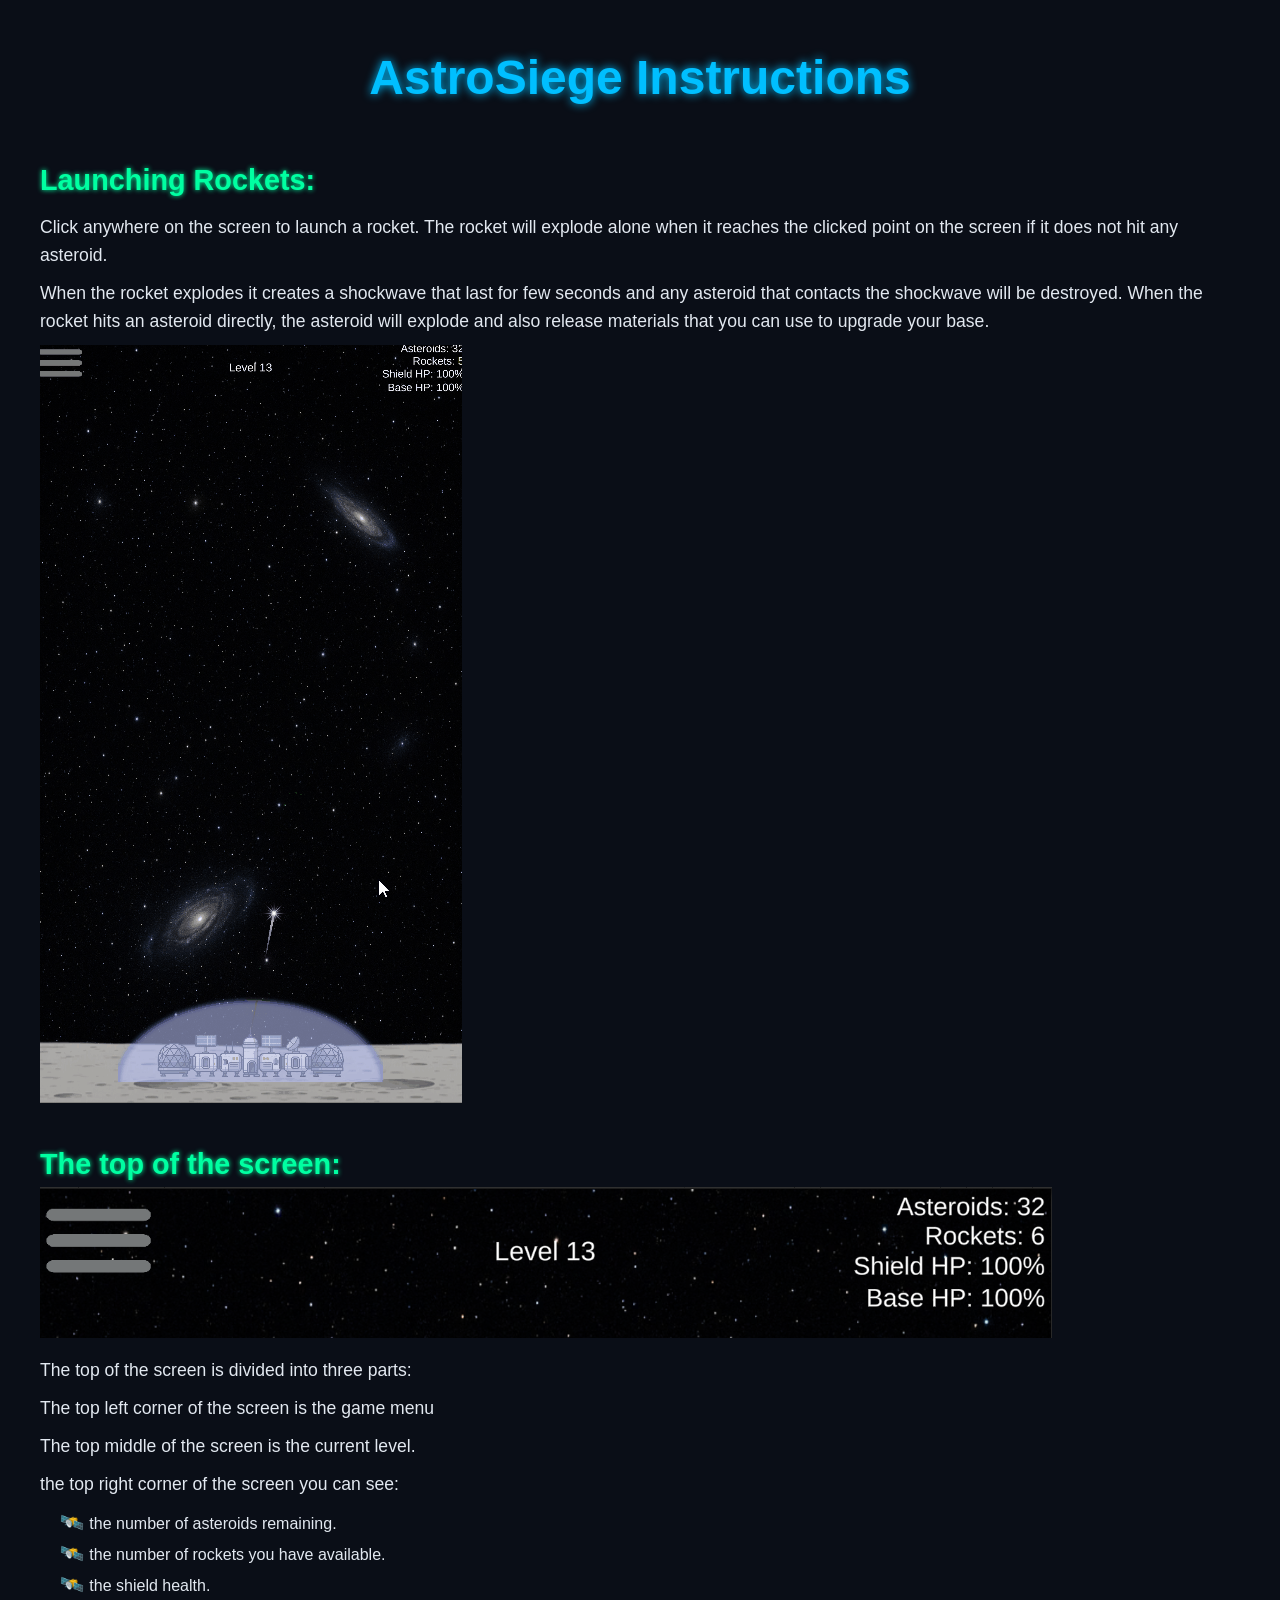
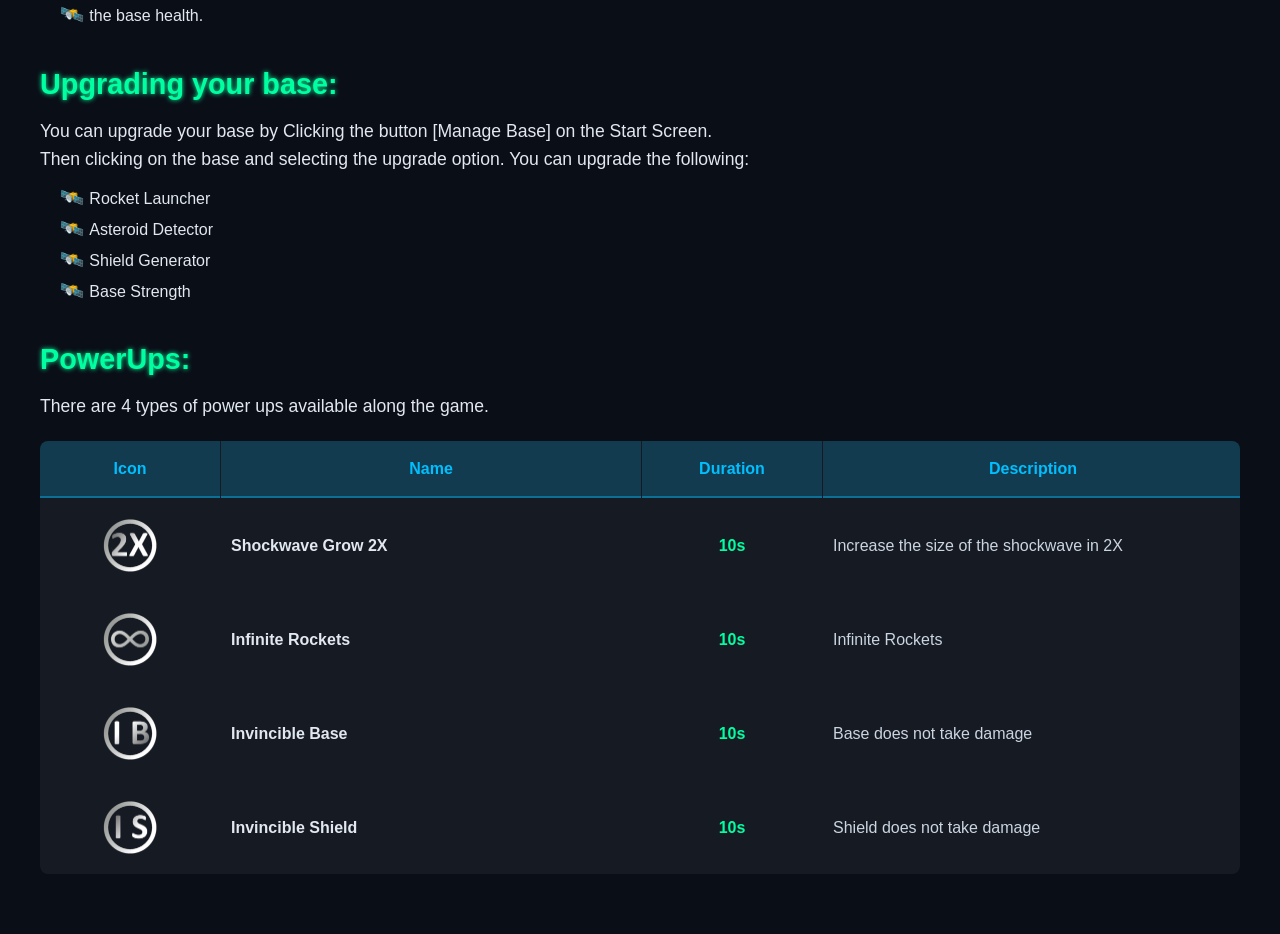
<file: index.html>
<!DOCTYPE html>
<html>
  <head>
    <meta charset="UTF-8">
    <title>AstroSiege Instructions</title>
    <link rel="stylesheet" href="styles.css" />
  </head>
  <body>
      <h1 class="title">AstroSiege Instructions</h1>
      <p id="currentTime"></p>
      <h2>Launching Rockets:</h2>
      <p>Click anywhere on the screen to launch a rocket.
The rocket will explode alone when it reaches the clicked point on the screen if it does not hit any asteroid.</p>
      <p>When the rocket explodes it creates a shockwave that last for few seconds and any asteroid that contacts the shockwave will be destroyed.
        When the rocket hits an asteroid directly, the asteroid will explode and also release materials that you can use to upgrade your base.</p>
      <img src="LaunchRocket.gif" alt="Launch Rocket Animation">
      <h2>The top of the screen:</h2>
      <img src="topScreen.png" alt="Top Screen Interface">
      <p>The top of the screen is divided into three parts:</p>
      <p>The top left corner of the screen is the game menu</p>
      <p>The top middle of the screen is the current level.</p>
      <p>the top right corner of the screen you can see:<br>
        <ul>
          <li>the number of asteroids remaining.</li>
          <li>the number of rockets you have available.</li>
          <li>the shield health.</li>
          <li>the base health.</li>
        </ul>
      </p>
      <h2>Upgrading your base:</h2>
      <p>You can upgrade your base by Clicking the button [Manage Base] on the Start Screen. <br>Then clicking on the base and selecting the upgrade option.
        You can upgrade the following:
        <ul>
          <li>Rocket Launcher</li>
          <li>Asteroid Detector</li>
          <li>Shield Generator</li>
          <li>Base Strength</li>
        </ul>
      </p>
      <h2>PowerUps:</h2>
      <p>There are 4 types of power ups available along the game.</p>
      
      <div class="powerups-grid">
        <div class="grid-header">Icon</div>
        <div class="grid-header">Name</div>
        <div class="grid-header">Duration</div>
        <div class="grid-header">Description</div>
        
        <div class="grid-icon">
          <img src="pu2X.png" alt="Shockwave Grow 2X Icon" class="powerup-icon">
        </div>
        <div class="grid-name">Shockwave Grow 2X</div>
        <div class="grid-duration">10s</div>
        <div class="grid-description">Increase the size of the shockwave in 2X</div>
        
        <div class="grid-icon">
          <img src="puInfinite.png" alt="Infinite Rockets Icon" class="powerup-icon">
        </div>
        <div class="grid-name">Infinite Rockets</div>
        <div class="grid-duration">10s</div>
        <div class="grid-description">Infinite Rockets</div>
        
        <div class="grid-icon">
          <img src="puIB.png" alt="Invincible Base Icon" class="powerup-icon">
        </div>
        <div class="grid-name">Invincible Base</div>
        <div class="grid-duration">10s</div>
        <div class="grid-description">Base does not take damage</div>
        
        <div class="grid-icon">
          <img src="puIS.png" alt="Invincible Shield Icon" class="powerup-icon">
        </div>
        <div class="grid-name">Invincible Shield</div>
        <div class="grid-duration">10s</div>
        <div class="grid-description">Shield does not take damage</div>
      </div>
      <!-- <image href="./images/UpgradeBase.gif"></image> -->
      <!-- <script src="script.js"></script> -->
  </body>
</html>
</file>
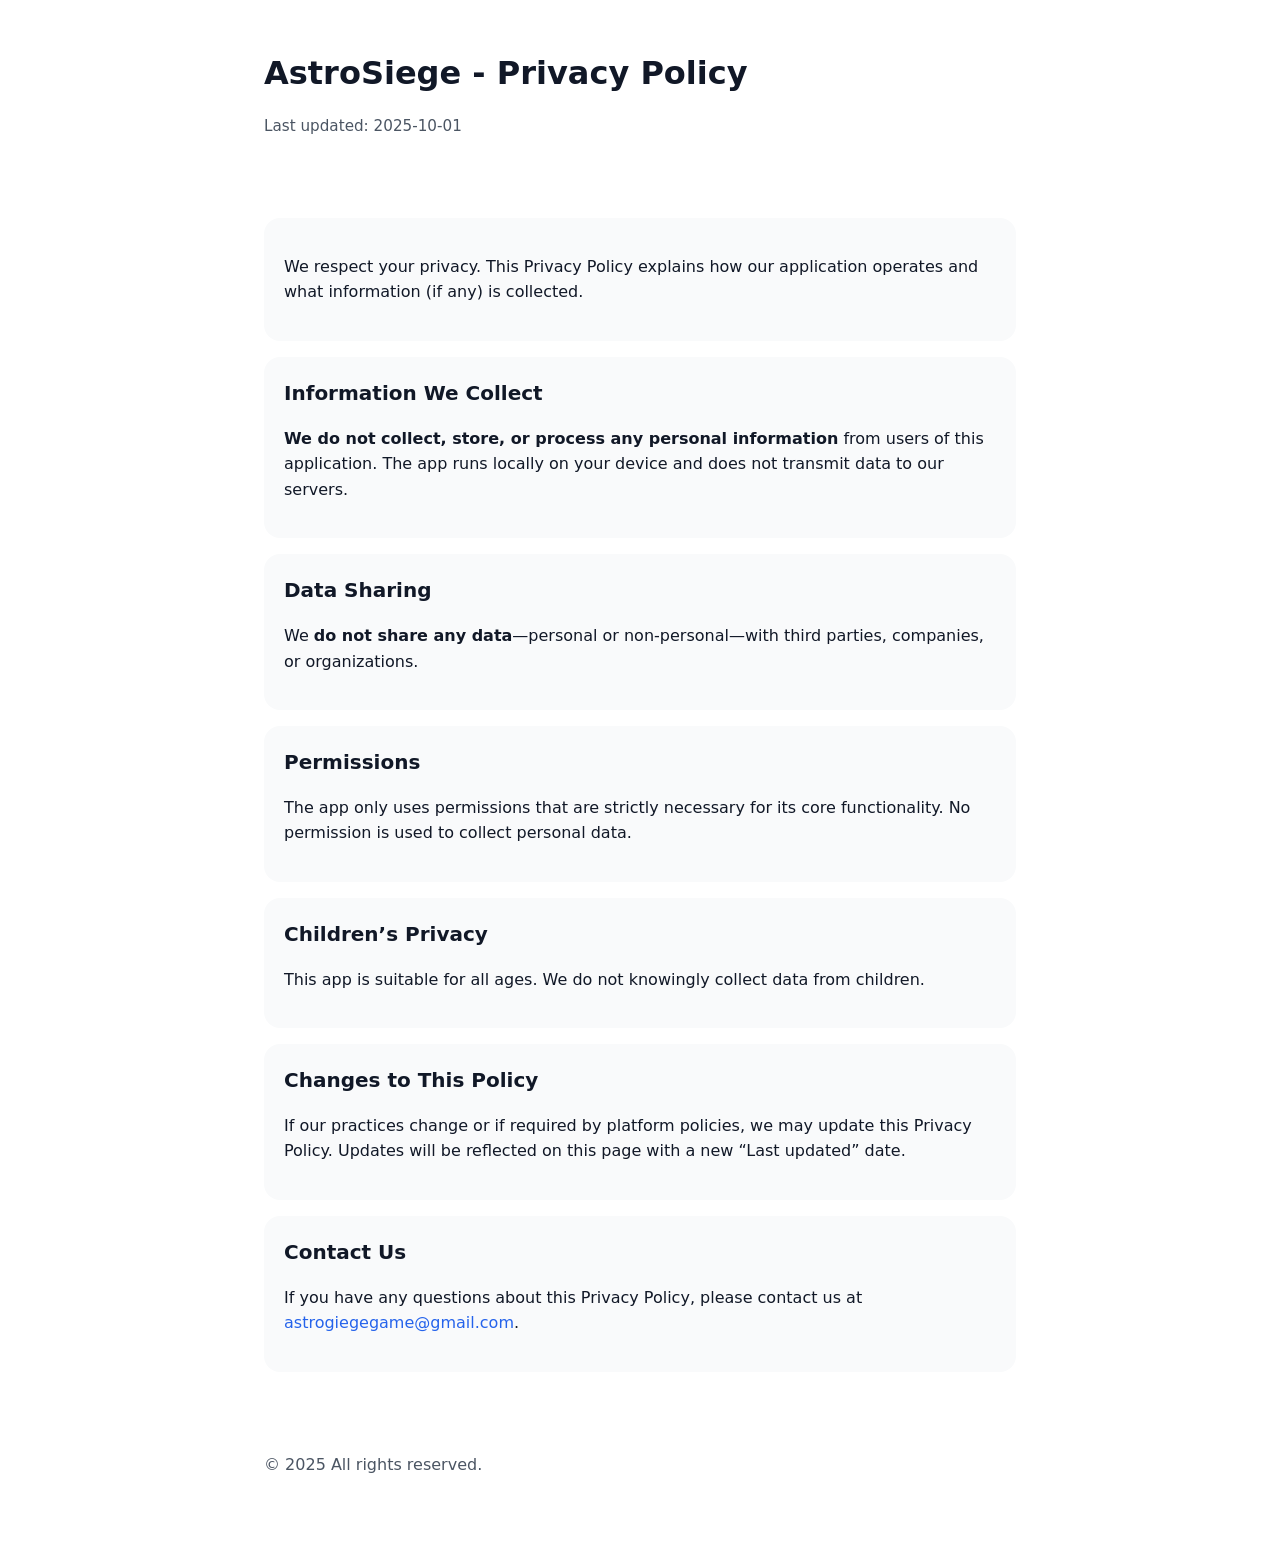
<file: privacy-policy.html>
<!DOCTYPE html>
<html lang="en">
<head>
  <meta charset="utf-8">
  <meta name="viewport" content="width=device-width, initial-scale=1">
  <title>Privacy Policy</title>
  <meta name="description" content="Privacy Policy for this app. We do not collect or share personal data.">
  <meta property="og:title" content="Privacy Policy">
  <meta property="og:description" content="This app does not collect or share personal data.">
  <meta name="robots" content="index,follow">
  <style>
    :root {
      --bg: #ffffff;
      --fg: #111827;
      --muted: #4b5563;
      --card: #f9fafb;
      --accent: #2563eb;
    }
    * { box-sizing: border-box; }
    body {
      margin: 0;
      font-family: system-ui, -apple-system, Segoe UI, Roboto, Helvetica, Arial, "Apple Color Emoji", "Segoe UI Emoji";
      color: var(--fg);
      background: var(--bg);
      line-height: 1.6;
    }
    header, main, footer { max-width: 800px; margin: 0 auto; padding: 24px; }
    header { padding-top: 48px; }
    h1 { font-size: 2rem; margin: 0 0 8px; }
    .updated { color: var(--muted); font-size: 0.95rem; }
    section { background: var(--card); border-radius: 16px; padding: 20px; margin: 16px 0; }
    h2 { margin-top: 0; font-size: 1.25rem; }
    a { color: var(--accent); text-decoration: none; }
    a:hover { text-decoration: underline; }
    footer { color: var(--muted); padding-bottom: 48px; }
    code { background:#eef2ff; padding:2px 6px; border-radius:6px; }
  </style>
  <!-- Structured data -->
  <script type="application/ld+json">
  {
    "@context": "https://schema.org",
    "@type": "PrivacyPolicy",
    "name": "Privacy Policy",
    "inLanguage": "en",
    "dateModified": "2025-10-01",
    "description": "This app does not collect, store, or share personal data."
  }
  </script>
</head>
<body>
  <header>
    <h1>AstroSiege - Privacy Policy</h1>
    <p class="updated">Last updated: 2025-10-01</p>
  </header>

  <main>
    <section>
      <p>We respect your privacy. This Privacy Policy explains how our application operates and what information (if any) is collected.</p>
    </section>

    <section>
      <h2>Information We Collect</h2>
      <p><strong>We do not collect, store, or process any personal information</strong> from users of this application. The app runs locally on your device and does not transmit data to our servers.</p>
    </section>

    <section>
      <h2>Data Sharing</h2>
      <p>We <strong>do not share any data</strong>—personal or non‑personal—with third parties, companies, or organizations.</p>
    </section>

    <section>
      <h2>Permissions</h2>
      <p>The app only uses permissions that are strictly necessary for its core functionality. No permission is used to collect personal data.</p>
    </section>

    <section>
      <h2>Children’s Privacy</h2>
      <p>This app is suitable for all ages. We do not knowingly collect data from children.</p>
    </section>

    <section>
      <h2>Changes to This Policy</h2>
      <p>If our practices change or if required by platform policies, we may update this Privacy Policy. Updates will be reflected on this page with a new “Last updated” date.</p>
    </section>

    <section>
      <h2>Contact Us</h2>
      <p>If you have any questions about this Privacy Policy, please contact us at
        <a href="mailto:astrogiegegame@gmail.com">astrogiegegame@gmail.com</a>.</p>
    </section>
  </main>

  <footer>
    <p>&copy; 2025 All rights reserved.</p>
  </footer>
</body>
</html>
</file>
<file: styles.css>
/* General Reset */
body, h1, h2, p, ul, li {
  margin: 0;
  padding: 0;
  box-sizing: border-box;
}

/* Base styles */
body {
  font-family: 'Orbitron', sans-serif;
  background-color: #0a0e17;
  color: #e2e8f0;
  padding: 40px;
  line-height: 1.6;
}

h1.title {
  font-size: 3em;
  text-align: center;
  color: #00bfff;
  text-shadow: 0 0 10px #00bfff;
  margin-bottom: 40px;
}

h2 {
  color: #00ffa1;
  text-shadow: 0 0 5px #00ffa1;
  margin-top: 30px;
  font-size: 1.8em;
}

p {
  margin: 10px 0;
  font-size: 1.1em;
}

/* Container for sections */
section {
  background: rgba(255, 255, 255, 0.05);
  border: 1px solid rgba(255, 255, 255, 0.1);
  padding: 20px;
  border-radius: 10px;
  margin-bottom: 30px;
  box-shadow: 0 0 10px #0ff3;
}

/* Image styles */
/* img {
  max-width: 100%;
  border: 2px solid #00bfff;
  border-radius: 8px;
  margin: 20px 0;
} */

/* PowerUp image styles - scaled to 1/3 original size */
.powerup-icon {
  width: 33.33%;
  max-width: 33.33%;
  height: auto;
  margin: 5px;
}

/* Modern CSS Grid Layout for PowerUps */
.powerups-grid {
  display: grid;
  grid-template-columns: 15% 35% 15% 35%;
  gap: 1px;
  margin: 20px 0;
  background: rgba(255, 255, 255, 0.05);
  border-radius: 8px;
  overflow: hidden;
}

.grid-header {
  background: rgba(0, 191, 255, 0.2);
  color: #00bfff;
  font-weight: bold;
  padding: 15px 10px;
  text-align: center;
  border-bottom: 2px solid rgba(0, 191, 255, 0.4);
}

.grid-icon, .grid-name, .grid-duration, .grid-description {
  /* background: rgba(255, 255, 255, 0.05); */
  padding: 15px 10px;
  display: flex;
  align-items: center;
}

.grid-icon {
  justify-content: center;
}

.grid-duration {
  justify-content: center;
  font-weight: bold;
  color: #00ffa1;
}

.grid-name {
  font-weight: bold;
  color: #e2e8f0;
}

.grid-description {
  color: #cbd5e0;
}

/* Responsive grid for smaller screens */
@media screen and (max-width: 768px) {
  .powerups-grid {
    grid-template-columns: 1fr;
    gap: 10px;
  }
  
  .grid-header:nth-child(n+2) {
    display: none;
  }
  
  .grid-icon, .grid-name, .grid-duration, .grid-description {
    justify-content: flex-start;
    padding: 10px;
  }
  
  .grid-icon::before { content: "Icon: "; font-weight: bold; }
  .grid-name::before { content: "Name: "; font-weight: bold; }
  .grid-duration::before { content: "Duration: "; font-weight: bold; }
  .grid-description::before { content: "Description: "; font-weight: bold; }
}

/* UL styling */
ul {
  list-style: none;
  padding-left: 20px;
}

ul li::before {
  content: "🛰️ ";
  color: #00ffa1;
  font-size: 1.2em;
}

/* Responsive text */
@media screen and (max-width: 768px) {
  body {
    padding: 20px;
  }

  h1.title {
    font-size: 2.2em;
  }

  h2 {
    font-size: 1.4em;
  }

  p {
    font-size: 1em;
  }
}
</file>
